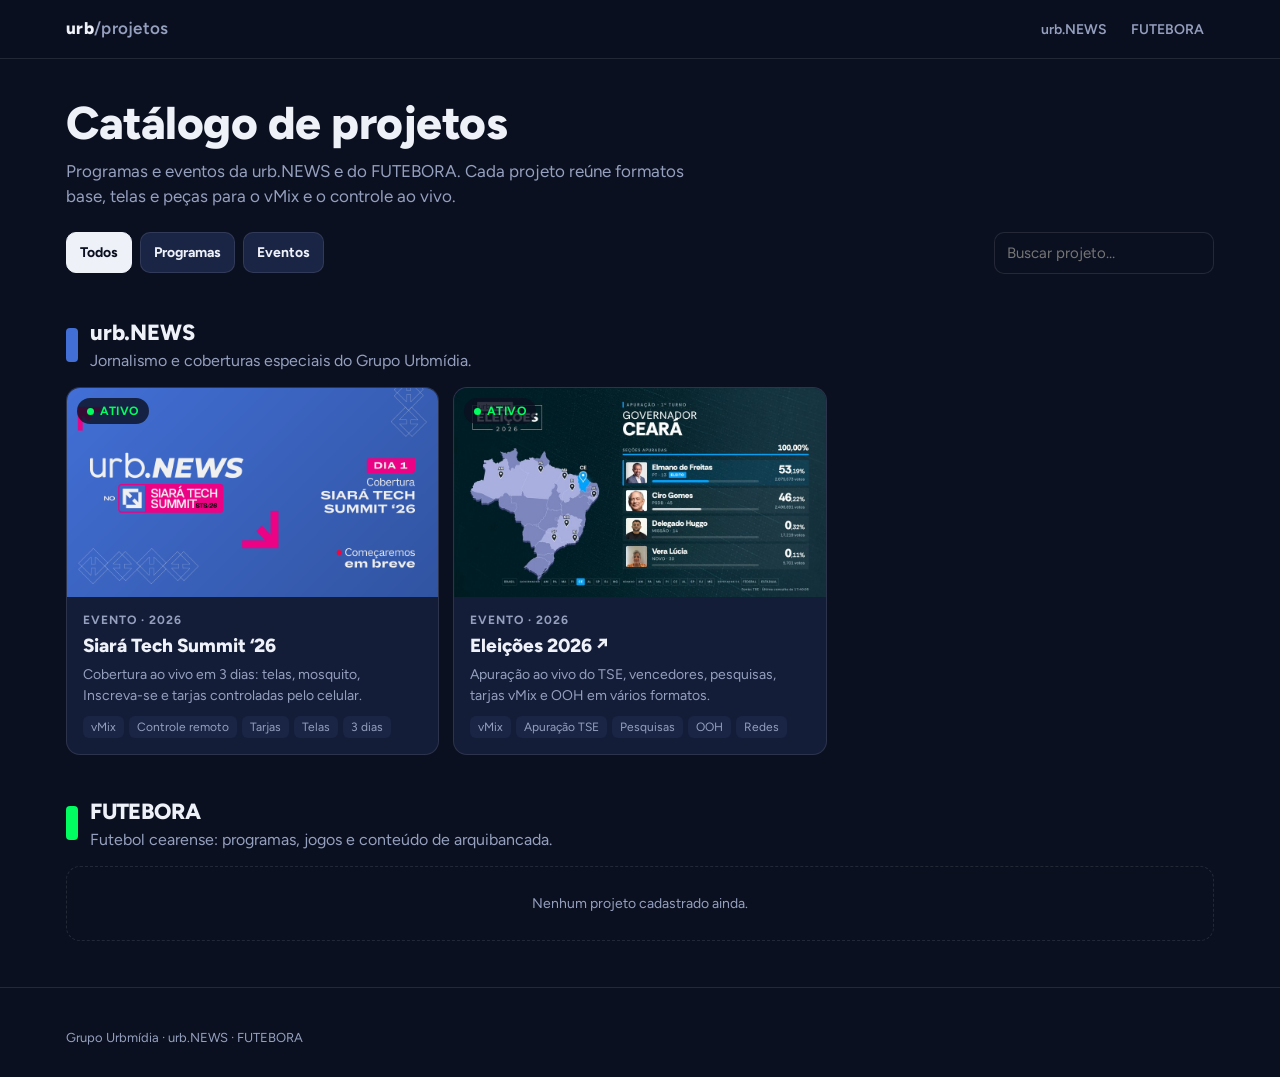
<file: index.html>
<!doctype html>
<html lang="pt-BR">
<head>
<meta charset="utf-8">
<meta name="viewport" content="width=device-width, initial-scale=1">
<title>Projetos · urb.NEWS e FUTEBORA</title>
<link rel="preconnect" href="https://fonts.googleapis.com">
<link rel="preconnect" href="https://fonts.gstatic.com" crossorigin>
<link href="https://fonts.googleapis.com/css2?family=Figtree:wght@400..900&display=swap" rel="stylesheet">
<link rel="stylesheet" href="comum/site.css?v=20261006a">
<style>
  .intro { padding: 40px 0 8px; }
  .intro p { color: var(--mut); margin-top: 10px; max-width: 620px; font-size: 17px; }
  .filtros { display: flex; gap: 8px; flex-wrap: wrap; margin-top: 22px; align-items: center; }
  .filtros .btn.on { background: var(--tx); color: var(--bg); border-color: var(--tx); }
  .filtros .campo { margin-left: auto; width: 220px; }
  @media (max-width: 640px) { .filtros .campo { margin-left: 0; width: 100%; } }
  .marca-cab { display: flex; align-items: center; gap: 12px; margin-bottom: 14px; }
  .marca-cab i { width: 12px; height: 34px; border-radius: 4px; }
  .marca-cab h2 { margin: 0; }
  .proj { padding: 0; overflow: hidden; text-decoration: none; display: flex; flex-direction: column; transition: transform .15s, border-color .15s; }
  .proj:hover { transform: translateY(-2px); border-color: rgba(255,255,255,.25); }
  .proj .capa { aspect-ratio: 16/9; background: var(--card2) center / cover no-repeat; position: relative; }
  .proj .capa .chip { position: absolute; left: 10px; top: 10px; background: rgba(11,16,32,.8); }
  .proj .capa .chip.on { background: rgba(11,16,32,.8); }
  .proj .corpo { padding: 14px 16px 16px; display: flex; flex-direction: column; gap: 6px; flex: 1; }
  .proj h3 { font-size: 19px; font-weight: 800; line-height: 1.2; }
  .proj .tipo { font-size: 12px; font-weight: 700; letter-spacing: 1px; color: var(--mut); text-transform: uppercase; }
  .proj p { color: var(--mut); font-size: 14px; flex: 1; }
  .tags { display: flex; gap: 5px; flex-wrap: wrap; margin-top: 4px; }
  .tags span { font-size: 12px; padding: 2px 8px; border-radius: 6px; background: var(--card2); color: var(--mut); }
  .vazio { border: 1px dashed var(--line); border-radius: var(--r); padding: 26px; color: var(--mut); text-align: center; font-size: 14px; }
</style>
</head>
<body>
<header class="topo"><div class="wrap">
  <a class="marca" href="./">urb<span>/projetos</span></a>
  <nav id="nav"></nav>
</div></header>

<main class="wrap">
  <div class="intro">
    <h1>Catálogo de projetos</h1>
    <p>Programas e eventos da urb.NEWS e do FUTEBORA. Cada projeto reúne formatos base, telas e peças para o vMix e o controle ao vivo.</p>
    <div class="filtros" id="filtros">
      <button class="btn on" data-f="">Todos</button>
      <button class="btn" data-f="Programa">Programas</button>
      <button class="btn" data-f="Evento">Eventos</button>
      <input class="campo" id="busca" placeholder="Buscar projeto…" autocomplete="off">
    </div>
  </div>
  <div id="lista"></div>
</main>

<footer class="rodape"><div class="wrap">Grupo Urbmídia · urb.NEWS · FUTEBORA</div></footer>

<script src="projetos.js?v=20261006a"></script>
<script>
const $ = id => document.getElementById(id);
const esc = s => String(s ?? '').replace(/[&<>"']/g, c => ({ '&': '&amp;', '<': '&lt;', '>': '&gt;', '"': '&quot;', "'": '&#39;' }[c]));
let filtro = '';
$('nav').innerHTML = MARCAS.map(m => `<a href="#${m.id}">${esc(m.nome)}</a>`).join('');

function desenha() {
  const b = $('busca').value.trim().toLowerCase();
  $('lista').innerHTML = MARCAS.map(m => {
    const ps = PROJETOS.filter(p => p.marca === m.id && (!filtro || p.tipo === filtro)
      && (!b || [p.nome, p.resumo, ...(p.itens || [])].join(' ').toLowerCase().includes(b)));
    const externo = u => /^https?:/.test(u);
    return `<section class="bloco" id="${m.id}">
      <div class="marca-cab"><i style="background:${m.cor}"></i><div><h2>${esc(m.nome)}</h2><div class="sub">${esc(m.desc)}</div></div></div>
      ${ps.length ? `<div class="grade">${ps.map(p => `
        <a class="card proj" href="${esc(p.url)}" ${externo(p.url) ? 'target="_blank" rel="noopener"' : ''}>
          <div class="capa" style="background-image:url('${esc(p.capa)}')"><span class="chip ${p.status === 'Ativo' ? 'on' : ''}">${esc(p.status)}</span></div>
          <div class="corpo">
            <span class="tipo">${esc(p.tipo)} · ${p.ano}</span>
            <h3>${esc(p.nome)}${externo(p.url) ? ' ↗' : ''}</h3>
            <p>${esc(p.resumo)}</p>
            <div class="tags">${(p.itens || []).map(i => `<span>${esc(i)}</span>`).join('')}</div>
          </div>
        </a>`).join('')}</div>`
      : `<div class="vazio">${filtro || b ? 'Nenhum projeto com esse filtro.' : 'Nenhum projeto cadastrado ainda.'}</div>`}
    </section>`;
  }).join('');
}
$('filtros').onclick = e => {
  const x = e.target.closest('[data-f]'); if (!x) return;
  filtro = x.dataset.f;
  $('filtros').querySelectorAll('[data-f]').forEach(y => y.classList.toggle('on', y === x));
  desenha();
};
$('busca').oninput = desenha;
desenha();
</script>
</body>
</html>
</file>
<file: comum/site.css>
/* Estilo das páginas do catálogo (não das peças de vídeo). */
:root {
  --bg: #0b1020; --bg2: #121a33; --card: #141d38; --card2: #1a2546; --line: rgba(255,255,255,.1);
  --tx: #eef1f8; --mut: #95a0bf; --acc: #426fd6; --acc2: #eb0284; --ok: #01fd5f;
  --r: 14px; --max: 1180px;
}
* { box-sizing: border-box; margin: 0; padding: 0; }
html { -webkit-text-size-adjust: 100%; }
body { font-family: Figtree, system-ui, sans-serif; background: var(--bg); color: var(--tx); line-height: 1.5; min-height: 100vh; }
a { color: inherit; }
.wrap { max-width: var(--max); margin: 0 auto; padding: 0 16px; }
.topo { border-bottom: 1px solid var(--line); background: rgba(11,16,32,.85); backdrop-filter: blur(10px); position: sticky; top: 0; z-index: 5; }
.topo .wrap { display: flex; align-items: center; gap: 14px; height: 58px; }
.marca { font-weight: 800; letter-spacing: .3px; text-decoration: none; font-size: 17px; }
.marca span { color: var(--mut); font-weight: 600; }
.topo nav { margin-left: auto; display: flex; gap: 4px; }
.topo nav a { text-decoration: none; color: var(--mut); font-size: 14px; font-weight: 600; padding: 6px 10px; border-radius: 8px; }
.topo nav a:hover { color: var(--tx); background: var(--card); }
h1 { font-size: clamp(28px, 5vw, 46px); line-height: 1.08; letter-spacing: -.5px; font-weight: 800; }
h2 { font-size: 22px; font-weight: 800; letter-spacing: -.2px; margin-bottom: 4px; }
.sub { color: var(--mut); }
section.bloco { padding: 34px 0 6px; }
.cabec { display: flex; align-items: end; justify-content: space-between; gap: 12px; margin-bottom: 16px; flex-wrap: wrap; }
.chip { display: inline-flex; align-items: center; gap: 6px; font-size: 12px; font-weight: 700; letter-spacing: .6px; padding: 4px 10px;
  border-radius: 99px; background: var(--card2); color: var(--mut); text-transform: uppercase; }
.chip.on { background: rgba(1,253,95,.12); color: var(--ok); }
.chip.on::before { content: ""; width: 7px; height: 7px; border-radius: 50%; background: var(--ok); }
.grade { display: grid; gap: 14px; grid-template-columns: repeat(auto-fill, minmax(min(100%, 300px), 1fr)); }
.card { background: var(--card); border: 1px solid var(--line); border-radius: var(--r); padding: 16px; min-width: 0; }
.btn { display: inline-flex; align-items: center; justify-content: center; gap: 6px; font: inherit; font-size: 14px; font-weight: 700;
  color: var(--tx); background: var(--card2); border: 1px solid var(--line); border-radius: 10px; padding: 9px 13px; cursor: pointer;
  text-decoration: none; white-space: nowrap; }
.btn:hover { border-color: rgba(255,255,255,.28); }
.btn.pri { background: var(--acc); border-color: var(--acc); }
.btn.rosa { background: var(--acc2); border-color: var(--acc2); }
.btn:disabled, .btn.off { opacity: .4; pointer-events: none; }
input.campo { font: inherit; font-size: 15px; color: var(--tx); background: var(--bg); border: 1px solid var(--line); border-radius: 10px; padding: 9px 12px; outline: none; min-width: 0; }
input.campo:focus { border-color: var(--acc); }
code, .url { font-family: ui-monospace, Consolas, monospace; font-size: 12.5px; }
.url { display: block; background: var(--bg); border: 1px solid var(--line); border-radius: 8px; padding: 7px 9px; color: var(--mut);
  overflow: hidden; text-overflow: ellipsis; white-space: nowrap; margin: 8px 0; }
footer.rodape { color: var(--mut); font-size: 13px; padding: 40px 0 30px; border-top: 1px solid var(--line); margin-top: 40px; }
.toast { position: fixed; left: 50%; bottom: 22px; transform: translateX(-50%) translateY(20px); background: var(--tx); color: var(--bg);
  font-weight: 700; font-size: 14px; padding: 10px 16px; border-radius: 10px; opacity: 0; transition: .2s; pointer-events: none; z-index: 20; }
.toast.vis { opacity: 1; transform: translateX(-50%); }
</file>
